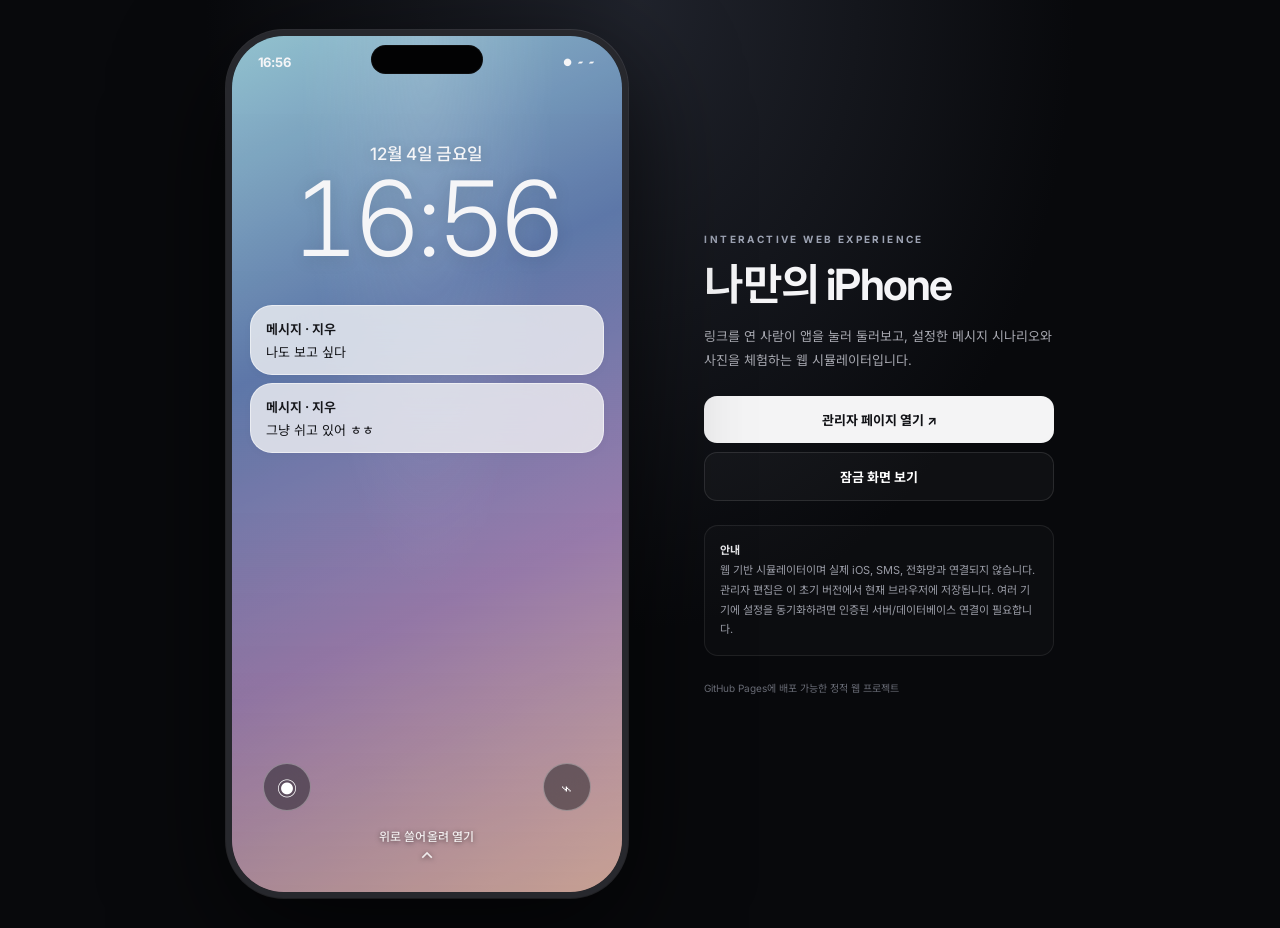
<file: index.html>
<!doctype html>
<html lang="ko">
<head>
  <meta charset="utf-8">
  <meta name="viewport" content="width=device-width, initial-scale=1, viewport-fit=cover">
  <meta name="theme-color" content="#111318">
  <title>iPhone Simulator</title>
  <link rel="stylesheet" href="./styles.css">
</head>
<body>
  <main class="stage">
    <section class="phone" aria-label="iPhone 시뮬레이터">
      <div class="wallpaper" id="wallpaper"></div>
      <div class="statusbar">
        <span id="status-time">9:41</span>
        <div class="island" aria-label="Dynamic Island"></div>
        <span class="status-icons">● ▰ ▰</span>
      </div>
      <section class="lock-screen screen active" id="lock-screen">
        <div class="lock-date" id="lock-date">10월 21일 수요일</div>
        <div class="lock-clock" id="lock-clock">9:41</div>
        <div class="lock-notifications" id="lock-notifications"></div>
        <div class="lock-bottom">
          <button class="round-control" aria-label="손전등" data-toast="손전등은 시뮬레이션 기능입니다.">◉</button>
          <button class="round-control" aria-label="카메라" data-open="camera">⌁</button>
        </div>
        <button class="unlock-hint" id="unlock-btn">위로 쓸어올려 열기 <span>⌃</span></button>
      </section>
      <section class="home-screen screen" id="home-screen">
        <div class="home-date" id="home-date">수요일, 10월 21일</div>
        <div class="app-grid" id="app-grid">
          <button class="app" data-open="messages"><span class="app-icon messages-icon">▰</span><span>메시지</span></button>
          <button class="app" data-open="photos"><span class="app-icon photos-icon">✿</span><span>사진</span></button>
          <button class="app" data-open="phone"><span class="app-icon phone-icon">☎</span><span>전화</span></button>
          <button class="app" data-open="music"><span class="app-icon music-icon">♫</span><span>음악</span></button>
          <button class="app" data-open="contacts"><span class="app-icon contacts-icon">♟</span><span>연락처</span></button>
          <button class="app" data-open="notes"><span class="app-icon notes-icon">▤</span><span>메모</span></button>
          <button class="app" data-open="settings"><span class="app-icon settings-icon">⚙</span><span>설정</span></button>
          <button class="app" data-open="safari"><span class="app-icon safari-icon">◎</span><span>Safari</span></button>
        </div>
        <div class="widget">
          <div><strong id="widget-title">오늘의 기록</strong><p id="widget-text">나만의 작은 디지털 공간</p></div>
          <span class="widget-mark">✦</span>
        </div>
        <div class="dock">
          <button class="app" data-open="phone"><span class="app-icon phone-icon">☎</span></button>
          <button class="app" data-open="messages"><span class="app-icon messages-icon">▰</span></button>
          <button class="app" data-open="music"><span class="app-icon music-icon">♫</span></button>
          <button class="app" data-open="photos"><span class="app-icon photos-icon">✿</span></button>
        </div>
      </section>
      <section class="app-screen screen" id="app-screen">
        <header class="app-header">
          <button class="back-btn" id="back-home" aria-label="홈으로">‹</button>
          <div><h1 id="app-title">메시지</h1><p id="app-subtitle">대화</p></div>
          <button class="header-action" id="app-action" aria-label="추가">＋</button>
        </header>
        <div class="app-content" id="app-content"></div>
        <div class="home-indicator" id="home-indicator"></div>
      </section>
      <div class="toast" id="toast" role="status"></div>
    </section>
    <aside class="side-panel">
      <div class="eyebrow">INTERACTIVE WEB EXPERIENCE</div>
      <h1>나만의 iPhone</h1>
      <p>링크를 연 사람이 앱을 눌러 둘러보고, 설정한 메시지 시나리오와 사진을 체험하는 웹 시뮬레이터입니다.</p>
      <div class="side-actions">
        <a class="primary-link" href="./admin.html">관리자 페이지 열기 ↗</a>
        <button class="secondary-button" id="relock">잠금 화면 보기</button>
      </div>
      <div class="notice"><strong>안내</strong><br>웹 기반 시뮬레이터이며 실제 iOS, SMS, 전화망과 연결되지 않습니다. 관리자 편집은 이 초기 버전에서 현재 브라우저에 저장됩니다. 여러 기기에 설정을 동기화하려면 인증된 서버/데이터베이스 연결이 필요합니다.</div>
      <div class="side-footer">GitHub Pages에 배포 가능한 정적 웹 프로젝트</div>
    </aside>
  </main>
  <script src="./app.js"></script>
</body>
</html>
</file>
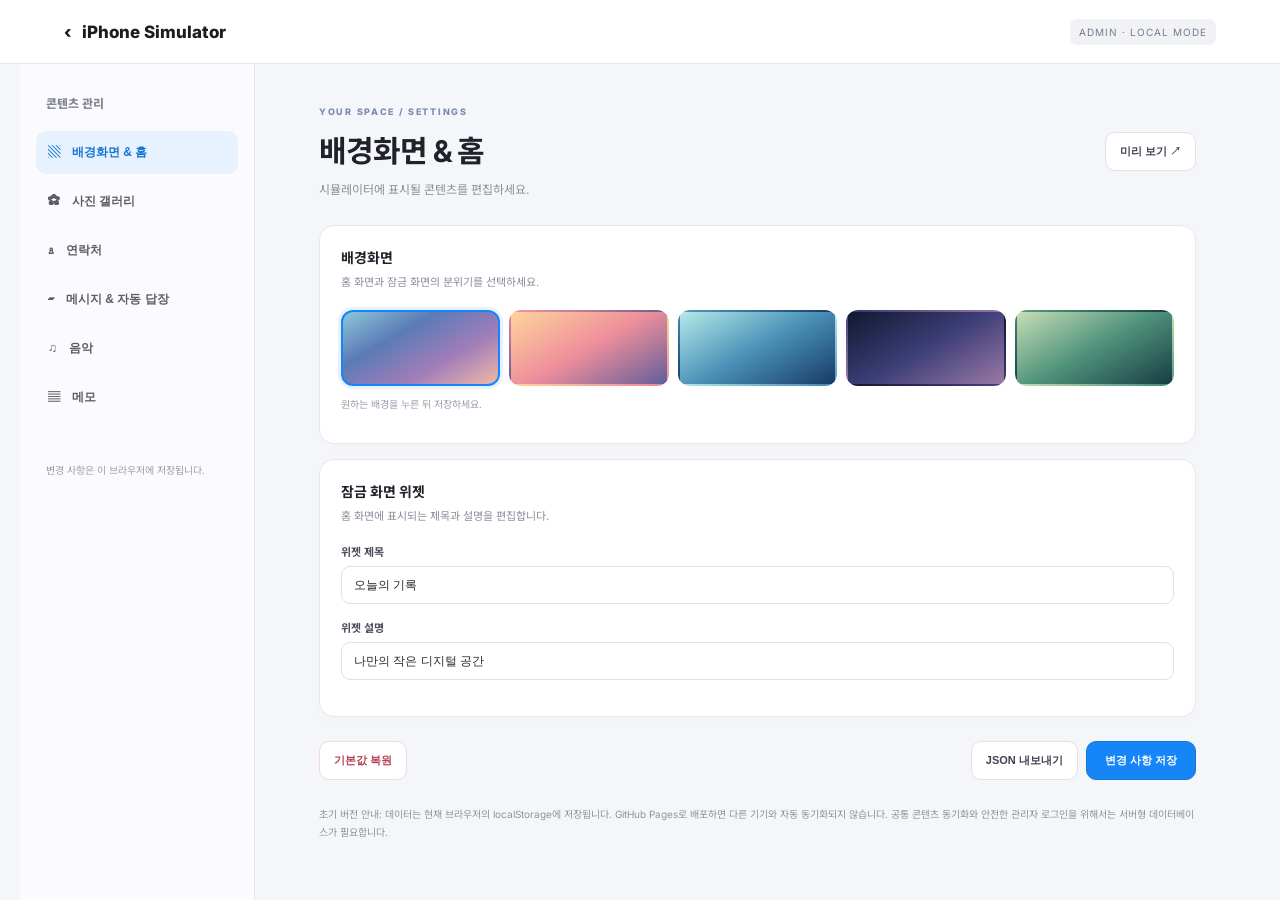
<file: admin.html>
<!doctype html>
<html lang="ko">
<head>
  <meta charset="utf-8">
  <meta name="viewport" content="width=device-width, initial-scale=1">
  <meta name="theme-color" content="#111318">
  <title>관리자 · iPhone Simulator</title>
  <link rel="stylesheet" href="./admin.css">
</head>
<body>
  <header class="topbar">
    <a href="./index.html" class="brand">‹ <span>iPhone Simulator</span></a>
    <span class="tag">ADMIN · LOCAL MODE</span>
  </header>
  <main class="layout">
    <aside class="sidebar">
      <div class="side-title">콘텐츠 관리</div>
      <button class="nav active" data-tab="appearance">▧　배경화면 & 홈</button>
      <button class="nav" data-tab="photos">✿　사진 갤러리</button>
      <button class="nav" data-tab="contacts">♙　연락처</button>
      <button class="nav" data-tab="messages">▰　메시지 & 자동 답장</button>
      <button class="nav" data-tab="music">♫　음악</button>
      <button class="nav" data-tab="notes">▤　메모</button>
      <div class="sidebar-foot">변경 사항은 이 브라우저에 저장됩니다.</div>
    </aside>
    <section class="editor">
      <div class="page-heading"><div><p class="eyebrow">YOUR SPACE / SETTINGS</p><h1 id="page-title">배경화면 & 홈</h1><p class="sub">시뮬레이터에 표시될 콘텐츠를 편집하세요.</p></div><button class="preview-btn" onclick="location.href='./index.html'">미리 보기 ↗</button></div>
      <div id="panel"></div>
      <div class="bottom-actions"><button class="danger" id="reset-btn">기본값 복원</button><div><button class="secondary" id="export-btn">JSON 내보내기</button><button class="save-btn" id="save-btn">변경 사항 저장</button></div></div>
      <p class="footnote">초기 버전 안내: 데이터는 현재 브라우저의 localStorage에 저장됩니다. GitHub Pages로 배포하면 다른 기기와 자동 동기화되지 않습니다. 공통 콘텐츠 동기화와 안전한 관리자 로그인을 위해서는 서버형 데이터베이스가 필요합니다.</p>
    </section>
  </main>
  <script src="./admin.js"></script>
</body>
</html>
</file>
<file: styles.css>
@import url('https://fonts.googleapis.com/css2?family=Inter:wght@400;500;600;700;800&family=Noto+Sans+KR:wght@400;500;600;700;800&display=swap');
:root{font-family:Inter,"Noto Sans KR",-apple-system,BlinkMacSystemFont,sans-serif;color:#fff;background:#0b0c10;font-synthesis:none;text-rendering:optimizeLegibility}
*{box-sizing:border-box}body{margin:0;min-height:100vh;background:radial-gradient(ellipse at 20% 10%,#252e49 0,transparent 40%),radial-gradient(ellipse at 80% 85%,#39264a 0,transparent 36%),#0b0c10}
button,a,input,textarea,select{font:inherit}button{cursor:pointer}.stage{min-height:100vh;display:flex;align-items:center;justify-content:center;gap:clamp(32px,7vw,110px);padding:38px}
.phone{position:relative;width:min(390px,calc(100vw - 32px));height:min(844px,calc(100dvh - 32px));min-height:610px;overflow:hidden;border:7px solid #282a30;border-radius:54px;background:#101117;box-shadow:0 30px 100px #0009,0 0 0 2px #51535a;isolation:isolate}
.wallpaper{position:absolute;inset:0;background:linear-gradient(155deg,#8cc7d7 0%,#5b7bb7 34%,#a17db9 64%,#f0b9a6 100%);z-index:-2;transition:background .3s}
.wallpaper:before{content:"";position:absolute;inset:0;background:radial-gradient(ellipse at 70% 22%,#ffffff55 0,transparent 32%),radial-gradient(ellipse at 22% 72%,#1b275b55 0,transparent 36%);backdrop-filter:saturate(1.1)}
.statusbar{height:48px;position:absolute;top:0;left:0;right:0;z-index:20;display:flex;align-items:center;justify-content:space-between;padding:0 25px;font-size:12px;font-weight:700;letter-spacing:.2px}.island{position:absolute;left:50%;top:8px;transform:translateX(-50%);height:28px;width:105px;border-radius:20px;background:#050506;box-shadow:inset 0 0 0 1px #ffffff08}.status-icons{font-size:10px;letter-spacing:2px}
.screen{position:absolute;inset:0;display:none}.screen.active{display:block}.lock-screen{padding-top:95px;text-align:center}.lock-date{font-size:17px;font-weight:500;text-shadow:0 1px 10px #0003}.lock-clock{font-size:clamp(78px,22vw,100px);line-height:1.1;font-weight:500;letter-spacing:-5px;text-shadow:0 2px 20px #0002}.lock-notifications{margin:30px 17px 0;display:grid;gap:9px;text-align:left}.notification{padding:13px 15px;background:#f7f8fa9c;color:#16171b;border:1px solid #ffffff70;border-radius:19px;backdrop-filter:blur(24px);font-size:12px}.notification strong{display:block;font-size:13px;margin-bottom:3px}.lock-bottom{position:absolute;bottom:82px;left:30px;right:30px;display:flex;justify-content:space-between}.round-control{width:48px;height:48px;border:1px solid #ffffff5c;border-radius:50%;background:#25293655;color:white;font-size:21px;backdrop-filter:blur(12px)}.unlock-hint{position:absolute;bottom:24px;left:0;right:0;margin:auto;background:none;border:0;color:#ffffffd9;font-size:12px;text-shadow:0 1px 5px #0008}.unlock-hint span{display:block;font-size:18px;margin-top:4px}
.home-screen{padding:78px 20px 22px}.home-date{font-size:15px;font-weight:600;text-shadow:0 1px 5px #0004;margin:5px 4px 22px}.app-grid{display:grid;grid-template-columns:repeat(4,1fr);gap:22px 8px}.app{border:0;background:transparent;color:white;display:flex;flex-direction:column;align-items:center;gap:6px;min-width:0;font-size:10px;text-shadow:0 1px 4px #0007}.app-icon{width:55px;height:55px;border-radius:15px;display:grid;place-items:center;font-size:29px;box-shadow:0 4px 12px #0002,inset 0 1px #ffffff50;color:white}.messages-icon{background:linear-gradient(#65e66c,#19b83e)}.photos-icon{background:linear-gradient(145deg,#fff,#e8eaf0);color:#fa567a;text-shadow:none}.phone-icon{background:linear-gradient(#61df82,#14a04c)}.music-icon{background:linear-gradient(#ff829b,#d92358)}.contacts-icon{background:linear-gradient(#7ec4f9,#3473b9)}.notes-icon{background:linear-gradient(#fff4a5,#ffcc42);color:#745f28}.settings-icon{background:linear-gradient(#bbc2ca,#6b737f)}.safari-icon{background:linear-gradient(#a5e6ff,#1684ef)}.widget{margin-top:27px;padding:18px;border:1px solid #ffffff3c;background:#ffffff30;backdrop-filter:blur(20px);border-radius:22px;display:flex;align-items:center;justify-content:space-between;box-shadow:0 8px 20px #0001}.widget strong{font-size:13px}.widget p{font-size:11px;margin:7px 0 0;color:#ffffffd9}.widget-mark{font-size:28px}.dock{position:absolute;bottom:19px;left:13px;right:13px;height:82px;border:1px solid #ffffff3b;background:#ffffff3b;backdrop-filter:blur(25px);border-radius:27px;display:flex;align-items:center;justify-content:space-evenly}.dock .app-icon{width:53px;height:53px}
.app-screen{background:#f6f6fa;color:#191a20;border-radius:46px;overflow:hidden}.app-header{height:104px;padding:48px 16px 10px;display:flex;align-items:center;gap:12px;background:#f7f7f9ed;backdrop-filter:blur(20px);border-bottom:1px solid #dedee4}.app-header h1{font-size:22px;margin:0;font-weight:750;letter-spacing:-.5px}.app-header p{font-size:11px;color:#81818a;margin:3px 0 0}.back-btn,.header-action{border:0;background:transparent;color:#1685f8;font-size:34px;line-height:1;width:28px;padding:0}.app-header>div{flex:1}.header-action{font-size:26px}.app-content{height:calc(100% - 104px);overflow:auto;padding:16px 14px 38px;scrollbar-width:none}.app-content::-webkit-scrollbar{display:none}.home-indicator{position:absolute;bottom:8px;left:50%;transform:translateX(-50%);height:5px;width:120px;border-radius:9px;background:#17171c}
.chat-list{display:grid;gap:0}.chat-row{display:flex;align-items:center;gap:12px;padding:13px 4px;border-bottom:1px solid #e5e5eb;text-align:left;color:#16171b;background:transparent;border-left:0;border-right:0;border-top:0;width:100%}.avatar{width:48px;height:48px;border-radius:50%;display:grid;place-items:center;background:linear-gradient(145deg,#c1e8f8,#777fc9);color:white;font-size:18px;font-weight:700;flex-shrink:0}.chat-meta{min-width:0;flex:1}.chat-meta strong{font-size:14px;display:block}.chat-meta p{margin:5px 0 0;color:#7d7d85;font-size:11px;white-space:nowrap;overflow:hidden;text-overflow:ellipsis}.chat-time{align-self:flex-start;color:#9999a1;font-size:10px}
.chat-view{display:flex;flex-direction:column;min-height:100%;gap:10px}.chat-top{display:flex;align-items:center;gap:9px;padding:0 0 12px;border-bottom:1px solid #e1e1e7}.chat-top .avatar{width:38px;height:38px}.chat-top strong{font-size:13px}.chat-top small{display:block;color:#898992;font-size:10px;margin-top:3px}.bubbles{display:flex;flex-direction:column;gap:8px;flex:1;padding:12px 0}.bubble{max-width:82%;padding:10px 13px;border-radius:18px;font-size:13px;line-height:1.45;overflow-wrap:anywhere}.bubble.in{align-self:flex-start;background:#e7e7ec;border-bottom-left-radius:5px}.bubble.out{align-self:flex-end;background:#1685f8;color:white;border-bottom-right-radius:5px}.bubble-time{text-align:center;color:#9999a1;font-size:10px;margin:6px}.chat-compose{display:flex;align-items:flex-end;gap:7px;padding-top:10px;border-top:1px solid #e1e1e7}.chat-compose textarea{resize:none;min-height:39px;max-height:90px;flex:1;border:1px solid #d6d6dc;border-radius:20px;padding:10px 13px;background:#fff;outline:none;font-size:12px;color:#17171b}.send-btn{border:0;border-radius:50%;width:37px;height:37px;background:#1685f8;color:white;font-size:19px;flex-shrink:0}
.section-title{font-size:13px;font-weight:700;margin:4px 0 12px}.photo-grid{display:grid;grid-template-columns:repeat(3,1fr);gap:4px}.photo-tile{aspect-ratio:1;border-radius:9px;background:linear-gradient(145deg,#f4b9a4,#7d83bc 55%,#3c5677);overflow:hidden;display:grid;place-items:center;font-size:30px;color:#ffffffc9}.photo-tile:nth-child(3n+2){background:linear-gradient(140deg,#d9f2e8,#6bb1b3,#4b6592)}.photo-tile:nth-child(3n){background:linear-gradient(140deg,#f4d8a2,#d68b99,#6f719f)}.photo-tile img{width:100%;height:100%;object-fit:cover}.photo-caption{font-size:11px;color:#777;margin:10px 0 18px}
.music-card{margin:10px 4px 20px;background:linear-gradient(140deg,#292a43,#9d668e,#e5b1a1);aspect-ratio:1;border-radius:18px;display:grid;place-items:center;color:white;font-size:70px;box-shadow:0 10px 24px #1c183022}.music-info{text-align:center}.music-info h2{font-size:18px;margin:8px 0 4px}.music-info p{font-size:12px;color:#777;margin:0}.progress{height:4px;border-radius:5px;background:#dedee4;margin:22px 5px 7px;overflow:hidden}.progress span{display:block;width:36%;height:100%;background:#555}.music-times{display:flex;justify-content:space-between;color:#8b8b93;font-size:10px}.music-controls{display:flex;align-items:center;justify-content:center;gap:32px;margin:20px}.music-controls button{border:0;background:transparent;font-size:24px;color:#292932}.music-controls .play{width:52px;height:52px;border-radius:50%;background:#17171c;color:white;font-size:20px}
.list-card{background:white;border-radius:14px;padding:14px;margin:10px 0;display:flex;align-items:center;gap:12px;border:1px solid #eeeef2}.list-card .list-icon{width:36px;height:36px;border-radius:10px;background:#e8f2ff;color:#277ed2;display:grid;place-items:center}.list-card strong{font-size:13px}.list-card p{font-size:11px;color:#81818a;margin:4px 0 0}.keypad{display:grid;grid-template-columns:repeat(3,1fr);gap:12px;margin-top:25px}.keypad button{height:57px;border:0;border-radius:50%;background:#e5e5ea;font-size:23px;color:#222}.keypad button small{display:block;font-size:8px;letter-spacing:1px}.call-number{text-align:center;font-size:24px;min-height:38px;margin-top:30px}.call-button{display:block;margin:18px auto;background:#20bd60;color:white;border:0;border-radius:50%;height:58px;width:58px;font-size:23px}
.setting-row{display:flex;justify-content:space-between;align-items:center;padding:14px 3px;border-bottom:1px solid #e7e7ec;font-size:13px}.toggle{width:40px;height:23px;border-radius:20px;background:#34c759;position:relative}.toggle:after{content:"";position:absolute;right:2px;top:2px;width:19px;height:19px;background:#fff;border-radius:50%}
.note-paper{min-height:250px;background:#fff7d6;border-radius:12px;padding:18px;white-space:pre-wrap;line-height:1.6;font-size:13px}
.empty-state{text-align:center;color:#888;padding:40px 15px;font-size:12px}.toast{position:absolute;left:18px;right:18px;bottom:40px;padding:12px 14px;background:#222d;color:white;border-radius:13px;font-size:12px;opacity:0;transform:translateY(8px);pointer-events:none;transition:.2s;z-index:30}.toast.show{opacity:1;transform:translateY(0)}
.side-panel{width:min(370px,38vw)}.eyebrow{font-size:10px;letter-spacing:2px;color:#9ca9d5;font-weight:700}.side-panel h1{font-size:clamp(32px,4vw,50px);letter-spacing:-2px;line-height:1.05;margin:17px 0}.side-panel>p{color:#a9abb7;font-size:14px;line-height:1.8}.side-actions{display:grid;gap:10px;margin:26px 0}.primary-link,.secondary-button{border-radius:14px;padding:14px 16px;text-align:center;text-decoration:none;font-size:13px;font-weight:700}.primary-link{background:#fff;color:#101116}.secondary-button{background:#ffffff0d;color:white;border:1px solid #ffffff26}.notice{font-size:11px;line-height:1.8;color:#a4a7b4;border:1px solid #ffffff1c;background:#ffffff08;border-radius:15px;padding:15px}.notice strong{color:#fff}.side-footer{font-size:10px;color:#737887;margin-top:24px}
@media(max-width:800px){.stage{padding:16px 0 26px;flex-direction:column;gap:28px}.phone{width:min(390px,calc(100vw - 24px));height:min(820px,calc(100dvh - 28px));min-height:600px;border-radius:48px}.side-panel{width:min(390px,calc(100vw - 36px));padding:0 5px}.side-panel h1{font-size:35px}.side-panel>p{font-size:13px}.app-icon{width:50px;height:50px}.app-grid{gap:19px 6px}}
@media(max-height:700px) and (min-width:801px){.phone{height:calc(100dvh - 24px);min-height:0}.lock-screen{padding-top:75px}.lock-clock{font-size:76px}.lock-notifications{margin-top:16px}.lock-bottom{bottom:60px}}

/* Refined iOS-inspired visual pass: restrained materials, typography and iconography */
:root{font-family:-apple-system,BlinkMacSystemFont,"SF Pro Display","SF Pro Text","Inter","Noto Sans KR",sans-serif;color:#f5f5f7;background:#08090c}
body{background:radial-gradient(ellipse at 50% 0%,#20232c 0,transparent 48%),#08090c}
.stage{gap:clamp(30px,6vw,88px);padding:30px}
.phone{width:min(402px,calc(100vw - 28px));height:min(868px,calc(100dvh - 28px));border:6px solid #27282d;border-radius:58px;background:#090a0d;box-shadow:0 35px 110px #000a,0 0 0 1px #73747a66,inset 0 0 0 1px #ffffff18}
.wallpaper{background:radial-gradient(ellipse at 68% 23%,#9bb6d5 0%,transparent 35%),radial-gradient(ellipse at 25% 61%,#5b668e 0%,transparent 42%),radial-gradient(ellipse at 68% 85%,#c18d9c 0%,transparent 42%),linear-gradient(145deg,#293746 0%,#596c8e 40%,#8b7b9b 70%,#d2a5a0 100%)}
.wallpaper:before{background:radial-gradient(ellipse at 50% 0%,#ffffff25 0,transparent 46%),linear-gradient(180deg,#00000005 0%,#08090b08 55%,#00000025 100%);backdrop-filter:saturate(.82) contrast(1.02)}
.statusbar{height:51px;padding:0 26px;font-size:13px;letter-spacing:-.1px}.island{top:9px;height:29px;width:112px;background:#020203;box-shadow:inset 0 0 0 1px #ffffff0c}
.lock-screen{padding-top:104px}.lock-date{font-size:17px;font-weight:500;letter-spacing:-.35px;text-shadow:0 1px 14px #0003}.lock-clock{font-size:clamp(82px,22vw,104px);font-weight:300;letter-spacing:-5.5px;line-height:1.02;font-variant-numeric:tabular-nums;text-shadow:0 2px 18px #0002}
.lock-notifications{margin:34px 18px 0;gap:8px}.notification{padding:13px 15px;background:#f5f5f5c7;border:1px solid #ffffff80;border-radius:22px;backdrop-filter:blur(32px) saturate(1.2);box-shadow:0 2px 8px #00000008;font-size:13px}.notification strong{font-size:13px;font-weight:650;margin-bottom:4px}.lock-bottom{bottom:81px;left:31px;right:31px}.round-control{width:48px;height:48px;background:#1a1b2180;border:1px solid #ffffff55;backdrop-filter:blur(18px);font-size:20px}.unlock-hint{font-size:12px;font-weight:500;letter-spacing:.1px;bottom:22px}
.home-screen{padding:80px 22px 22px}.home-date{font-size:15px;font-weight:600;letter-spacing:-.2px;margin:4px 4px 25px}.app-grid{gap:23px 8px}.app{font-size:10px;font-weight:500;letter-spacing:-.1px;gap:7px}.app-icon{width:56px;height:56px;border-radius:16px;font-size:27px;box-shadow:0 5px 13px #0002,inset 0 1px #ffffff42}.messages-icon{background:linear-gradient(155deg,#55dc70,#16a947)}.photos-icon{background:linear-gradient(145deg,#fff,#f0f0f4);color:#e95179}.phone-icon{background:linear-gradient(155deg,#55d878,#138e45)}.music-icon{background:linear-gradient(145deg,#fa6e91,#c91d53)}.contacts-icon{background:linear-gradient(145deg,#83c7f4,#3775c0)}.notes-icon{background:linear-gradient(145deg,#fff4b0,#f2c342);color:#6b5c28}.settings-icon{background:linear-gradient(145deg,#bfc4cb,#747b85)}.safari-icon{background:linear-gradient(145deg,#9ce3ff,#1685eb)}
.widget{margin-top:30px;padding:17px 18px;border:1px solid #ffffff30;background:#ffffff20;backdrop-filter:blur(30px) saturate(1.1);border-radius:24px;box-shadow:0 8px 24px #0000000b}.widget strong{font-size:13px;font-weight:650}.widget p{font-size:11px;color:#ffffffd6}.widget-mark{font-size:24px;opacity:.9}.dock{bottom:17px;left:13px;right:13px;height:82px;border:1px solid #ffffff35;background:#f5f5f52c;backdrop-filter:blur(32px) saturate(1.35);border-radius:28px;box-shadow:inset 0 1px #ffffff18}.dock .app-icon{width:54px;height:54px;border-radius:16px}
.app-screen{background:#f5f5f7;border-radius:49px}.app-header{height:108px;padding-top:51px;background:#f7f7f9eF;border-bottom:1px solid #d9d9df}.app-header h1{font-size:22px;font-weight:700;letter-spacing:-.6px}.app-header p{font-size:11px}.back-btn{font-size:37px;font-weight:300}.app-content{height:calc(100% - 108px)}
.chat-row{padding:14px 4px;gap:12px}.avatar{width:48px;height:48px;background:linear-gradient(145deg,#a9c8df,#7b8cae);font-size:16px}.chat-meta strong{font-size:14px;font-weight:600}.chat-meta p{font-size:12px}.chat-time{font-size:11px}.bubble{font-size:14px;padding:10px 13px;border-radius:19px}.bubble.in{background:#e5e5ea}.bubble.out{background:#1685f8}.chat-compose textarea{font-size:14px}.send-btn{background:#087ff5}
.photo-grid{gap:3px}.photo-tile{border-radius:3px}.music-card{border-radius:22px;background:radial-gradient(ellipse at 35% 25%,#a9a2b8,#4e4c68 48%,#252735 100%);box-shadow:0 14px 30px #1c183022}.list-card{border-radius:16px}.section-title{font-size:14px}.setting-row{font-size:14px}.note-paper{border-radius:8px}
.side-panel{width:min(350px,36vw)}.eyebrow{font-size:10px;letter-spacing:2.4px;color:#9da3b3}.side-panel h1{font-size:clamp(31px,3.5vw,43px);letter-spacing:-1.8px;font-weight:650}.side-panel>p{color:#a6a7af;font-size:13px;line-height:1.85}.side-actions{gap:9px;margin:24px 0}.primary-link,.secondary-button{border-radius:13px;padding:14px 16px;font-size:13px}.primary-link{background:#f4f4f5;color:#111216}.secondary-button{background:#ffffff08;border-color:#ffffff1c}.notice{font-size:11px;color:#999ba5;border-color:#ffffff14;background:#ffffff05;border-radius:14px}.notice strong{color:#e8e8eb}.side-footer{color:#686b75}
@media(max-width:800px){.stage{padding:12px 0 28px;gap:24px}.phone{width:min(402px,calc(100vw - 22px));height:min(850px,calc(100dvh - 24px));min-height:590px;border-radius:54px}.side-panel{width:min(402px,calc(100vw - 36px));padding:0 5px}.side-panel h1{font-size:34px}.app-icon{width:52px;height:52px}.app-grid{gap:21px 6px}}
@media(max-height:700px) and (min-width:801px){.phone{height:calc(100dvh - 24px);min-height:0}.lock-screen{padding-top:75px}.lock-clock{font-size:76px}.lock-notifications{margin-top:16px}.lock-bottom{bottom:60px}}
</file>
<file: admin.css>
@import url('https://fonts.googleapis.com/css2?family=Inter:wght@400;500;600;700;800&family=Noto+Sans+KR:wght@400;500;600;700;800&display=swap');
:root{font-family:Inter,"Noto Sans KR",sans-serif;color:#20212a;background:#f5f6f9}*{box-sizing:border-box}body{margin:0}.topbar{height:64px;display:flex;align-items:center;justify-content:space-between;padding:0 5vw;background:#fff;border-bottom:1px solid #e7e8ee}.brand{text-decoration:none;color:#1c1d24;font-weight:800;display:flex;align-items:center;gap:10px;font-size:17px}.brand:first-letter{color:#1685f8}.tag{font-size:10px;letter-spacing:1px;color:#777d8b;background:#f1f2f6;border-radius:7px;padding:7px 9px}.layout{max-width:1240px;margin:0 auto;display:grid;grid-template-columns:235px 1fr;min-height:calc(100vh - 64px)}.sidebar{padding:30px 16px;border-right:1px solid #e4e6ed;background:#fbfbfd}.side-title{font-size:12px;font-weight:800;margin:0 10px 17px;color:#818593}.nav{width:100%;text-align:left;border:0;background:transparent;color:#5b5e6a;padding:13px 12px;border-radius:10px;margin:3px 0;font-size:12px;font-weight:600}.nav.active{background:#e8f2ff;color:#1677d2}.sidebar-foot{font-size:10px;line-height:1.7;color:#999eaa;margin:40px 10px 0}.editor{padding:42px clamp(20px,5vw,66px) 35px;min-width:0}.page-heading{display:flex;justify-content:space-between;gap:15px;align-items:center;margin-bottom:28px}.eyebrow{font-size:9px;letter-spacing:1.7px;color:#7d8bb0;font-weight:800;margin:0 0 10px}.page-heading h1{font-size:30px;letter-spacing:-1px;margin:0}.sub{font-size:12px;color:#8b8f9b;margin:9px 0 0}.preview-btn,.secondary,.save-btn,.danger{border-radius:10px;padding:11px 14px;font-size:11px;font-weight:700;cursor:pointer}.preview-btn,.secondary{background:#fff;border:1px solid #dfe1e8;color:#3f4350}.card{background:#fff;border:1px solid #e7e8ef;border-radius:15px;padding:21px;margin-bottom:15px;box-shadow:0 3px 12px #202d4a04}.card h2{font-size:14px;margin:0 0 6px}.card .desc{font-size:11px;color:#8a8f9b;line-height:1.7;margin:0 0 18px}.field{display:grid;gap:7px;margin:15px 0}.field label{font-size:11px;font-weight:700;color:#4c505c}.field input,.field textarea,.field select{width:100%;border:1px solid #dfe1e8;background:#fff;border-radius:9px;padding:11px 12px;font-size:12px;outline:none;color:#282a33}.field input:focus,.field textarea:focus,.field select:focus{border-color:#5aa5ef;box-shadow:0 0 0 3px #1685f812}.field textarea{min-height:90px;resize:vertical;line-height:1.6}.hint{font-size:10px;color:#999eaa;line-height:1.6}.wallpaper-options{display:grid;grid-template-columns:repeat(5,1fr);gap:9px}.wall-choice{border:2px solid transparent;border-radius:12px;height:76px;cursor:pointer}.wall-choice.selected{border-color:#1685f8;box-shadow:0 0 0 3px #1685f81b}.aurora{background:linear-gradient(150deg,#8cc7d7,#5b7bb7,#a17db9,#f0b9a6)}.sunset{background:linear-gradient(150deg,#ffd49c,#ee8e9b,#625e9a)}.ocean{background:linear-gradient(150deg,#b5e9e9,#4a91b7,#173a67)}.night{background:linear-gradient(150deg,#11182e,#3d3e78,#9a79a5)}.forest{background:linear-gradient(150deg,#c5dfb5,#4f927b,#173d43)}.item-row{display:grid;grid-template-columns:1fr 1fr;gap:12px;border:1px solid #e7e8ef;padding:14px;border-radius:12px;margin:10px 0}.item-row .field{margin:4px 0}.item-row .wide{grid-column:1/-1}.small-btn{border:1px solid #e0e2e9;background:#fff;border-radius:8px;padding:8px 10px;font-size:10px;cursor:pointer;color:#6e7380}.remove-btn{color:#c24452;border-color:#f0d9dc}.add-btn{border:1px dashed #bfc5d2;border-radius:10px;background:#fafbfe;padding:12px;width:100%;font-size:11px;color:#4e718f;font-weight:700;cursor:pointer}.rule-row{display:grid;grid-template-columns:1fr 1.5fr auto;gap:9px;align-items:start;border:1px solid #e7e8ef;border-radius:11px;padding:12px;margin:9px 0}.rule-row input{min-width:0;width:100%;border:1px solid #dfe1e8;border-radius:8px;padding:10px;font-size:11px}.bottom-actions{display:flex;align-items:center;justify-content:space-between;gap:12px;margin:24px 0 14px}.bottom-actions>div{display:flex;gap:8px}.danger{border:1px solid #f0d9dc;background:#fff;color:#b64251}.save-btn{border:1px solid #1678d2;background:#1685f8;color:white;padding-inline:18px}.footnote{font-size:10px;line-height:1.8;color:#8e93a0;margin-top:25px}.empty{font-size:12px;color:#9297a3;text-align:center;padding:20px}.toast{position:fixed;bottom:22px;left:50%;transform:translateX(-50%);padding:12px 18px;background:#242632;color:#fff;border-radius:10px;font-size:12px;opacity:0;transition:.2s;pointer-events:none}.toast.show{opacity:1}
@media(max-width:720px){.layout{display:block}.sidebar{display:flex;overflow-x:auto;gap:4px;padding:12px;border-right:0;border-bottom:1px solid #e4e6ed}.side-title,.sidebar-foot{display:none}.nav{width:auto;white-space:nowrap;margin:0;padding:11px}.editor{padding:28px 16px}.page-heading h1{font-size:24px}.tag{font-size:8px}.wallpaper-options{grid-template-columns:repeat(5,minmax(0,1fr));gap:5px}.wall-choice{height:55px}.item-row{grid-template-columns:1fr}.item-row .wide{grid-column:auto}.rule-row{grid-template-columns:1fr}.bottom-actions{align-items:stretch;flex-direction:column}.bottom-actions>div{display:grid;grid-template-columns:1fr 1fr}.save-btn{grid-column:1/-1}.preview-btn{white-space:nowrap}}
</file>
